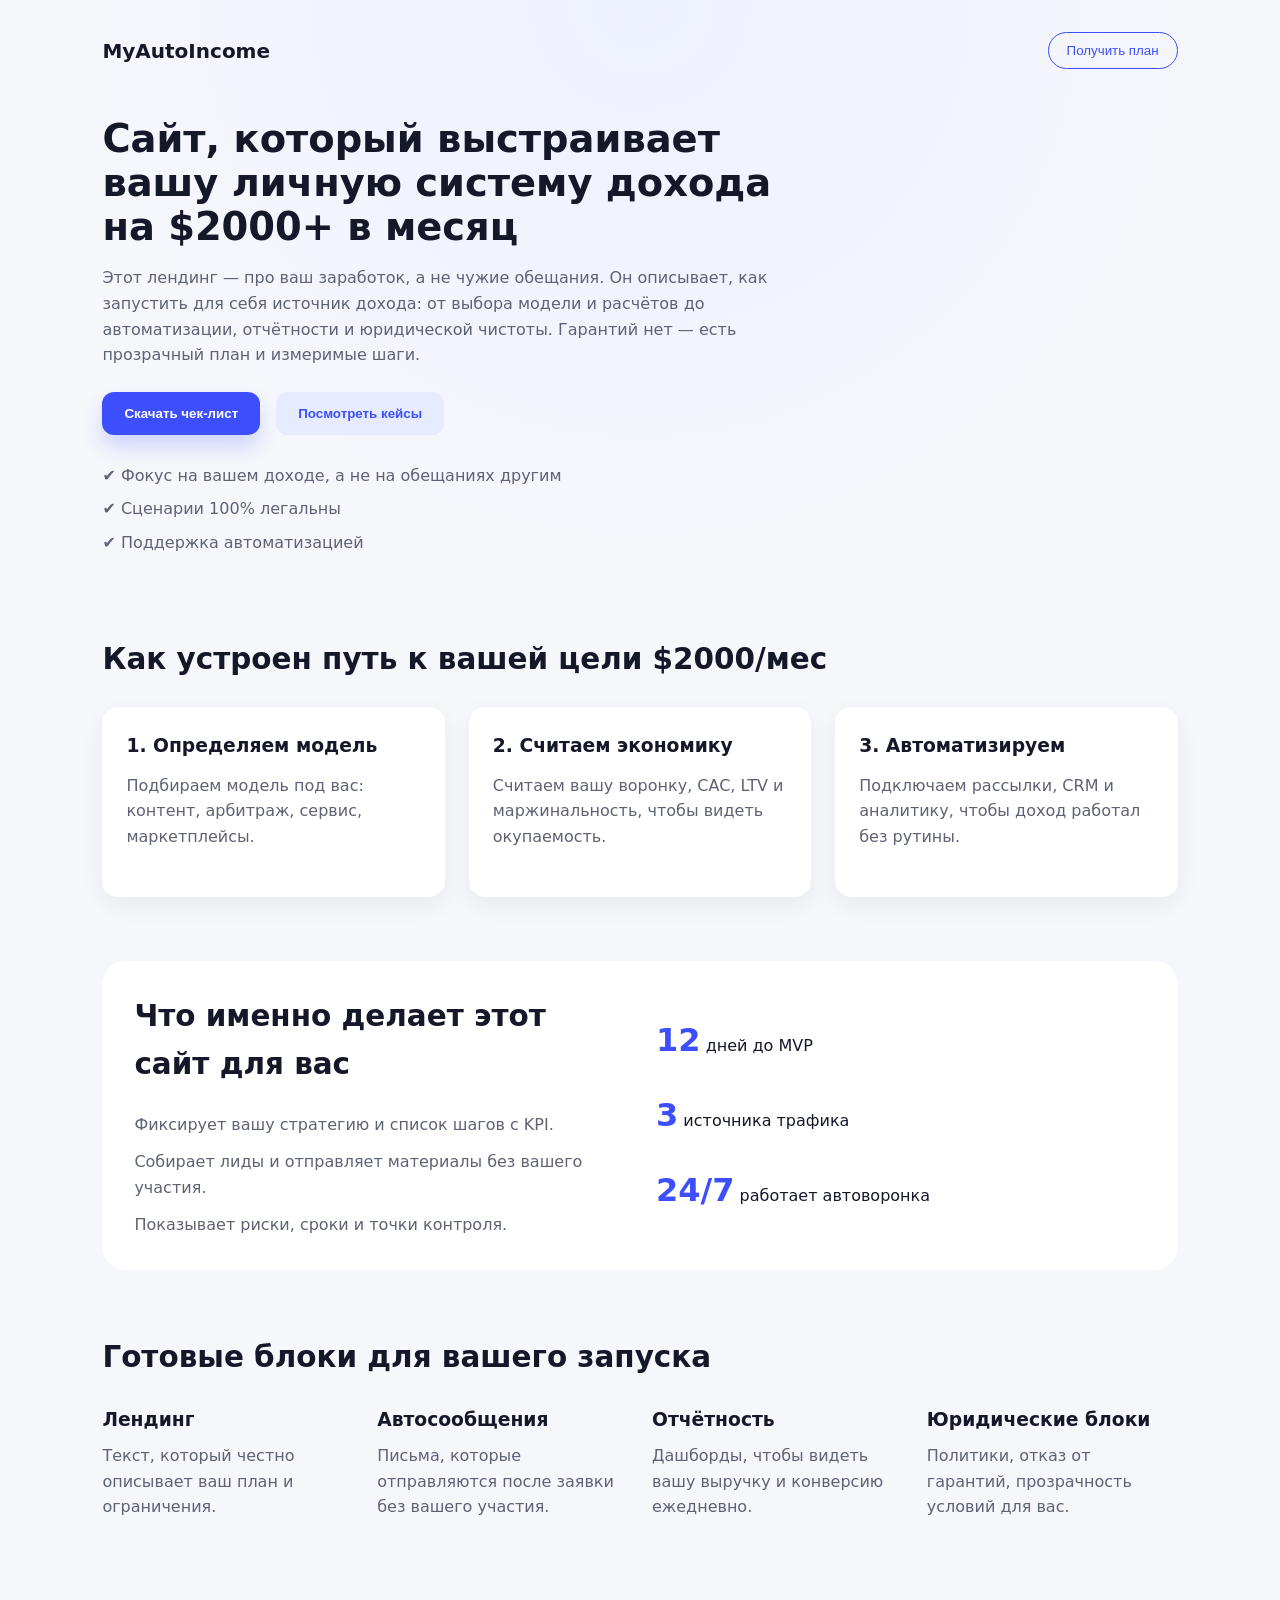
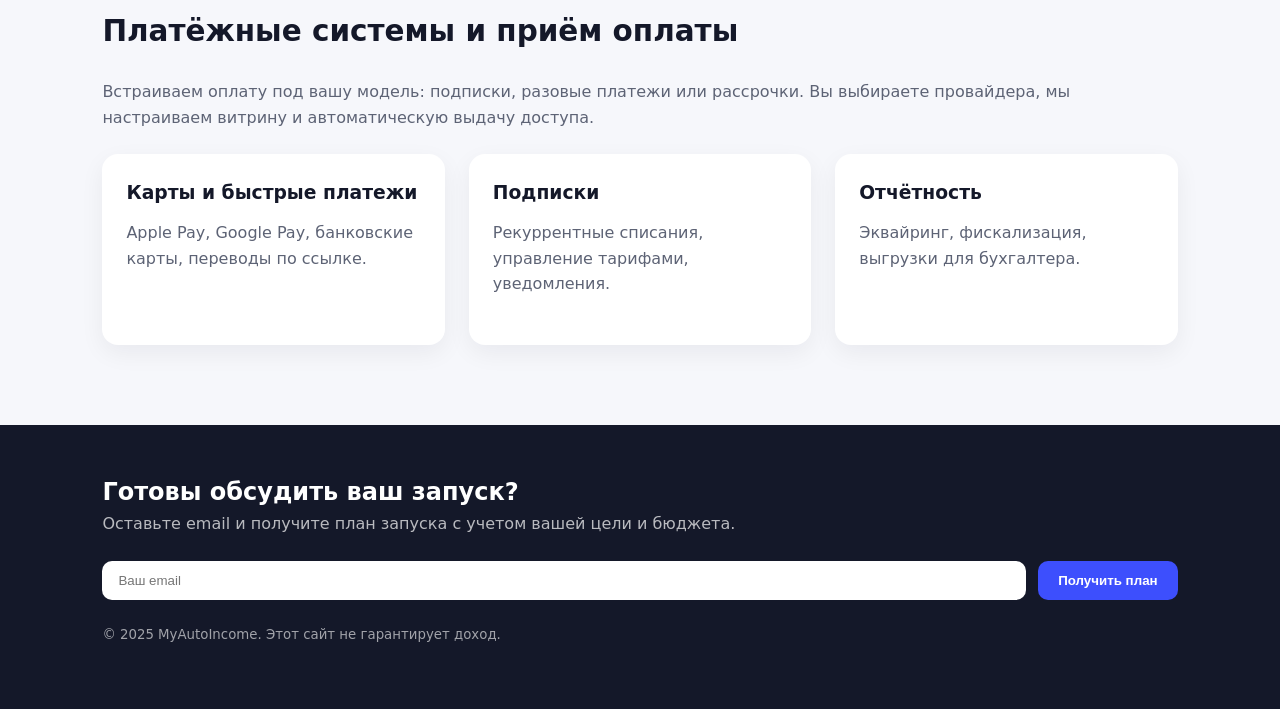
<file: index.html>
<!doctype html>
<html lang="ru">
  <head>
    <meta charset="UTF-8" />
    <meta name="viewport" content="width=device-width, initial-scale=1" />
    <title>Автодоход: план вместо обещаний</title>
    <link rel="stylesheet" href="styles.css" />
  </head>
  <body>
    <header class="hero">
      <nav class="nav">
        <span class="logo">MyAutoIncome</span>
        <button class="cta">Получить план</button>
      </nav>
      <div class="hero-content">
        <h1>Сайт, который выстраивает вашу личную систему дохода на $2000+ в месяц</h1>
        <p>
          Этот лендинг — про ваш заработок, а не чужие обещания. Он описывает, как
          запустить для себя источник дохода: от выбора модели и расчётов до
          автоматизации, отчётности и юридической чистоты. Гарантий нет — есть
          прозрачный план и измеримые шаги.
        </p>
        <div class="hero-actions">
          <button class="primary">Скачать чек-лист</button>
          <button class="secondary">Посмотреть кейсы</button>
        </div>
        <div class="trust">
          <span>✔ Фокус на вашем доходе, а не на обещаниях другим</span>
          <span>✔ Сценарии 100% легальны</span>
          <span>✔ Поддержка автоматизацией</span>
        </div>
      </div>
    </header>

    <main>
      <section class="section">
        <h2>Как устроен путь к вашей цели $2000/мес</h2>
        <div class="cards">
          <article class="card">
            <h3>1. Определяем модель</h3>
            <p>Подбираем модель под вас: контент, арбитраж, сервис, маркетплейсы.</p>
          </article>
          <article class="card">
            <h3>2. Считаем экономику</h3>
            <p>Считаем вашу воронку, CAC, LTV и маржинальность, чтобы видеть окупаемость.</p>
          </article>
          <article class="card">
            <h3>3. Автоматизируем</h3>
            <p>Подключаем рассылки, CRM и аналитику, чтобы доход работал без рутины.</p>
          </article>
        </div>
      </section>

      <section class="section highlight">
        <div>
          <h2>Что именно делает этот сайт для вас</h2>
          <ul>
            <li>Фиксирует вашу стратегию и список шагов с KPI.</li>
            <li>Собирает лиды и отправляет материалы без вашего участия.</li>
            <li>Показывает риски, сроки и точки контроля.</li>
          </ul>
        </div>
        <div class="metrics">
          <div>
            <span class="metric">12</span>
            <span>дней до MVP</span>
          </div>
          <div>
            <span class="metric">3</span>
            <span>источника трафика</span>
          </div>
          <div>
            <span class="metric">24/7</span>
            <span>работает автоворонка</span>
          </div>
        </div>
      </section>

      <section class="section">
        <h2>Готовые блоки для вашего запуска</h2>
        <div class="grid">
          <div>
            <h3>Лендинг</h3>
            <p>Текст, который честно описывает ваш план и ограничения.</p>
          </div>
          <div>
            <h3>Автосообщения</h3>
            <p>Письма, которые отправляются после заявки без вашего участия.</p>
          </div>
          <div>
            <h3>Отчётность</h3>
            <p>Дашборды, чтобы видеть вашу выручку и конверсию ежедневно.</p>
          </div>
          <div>
            <h3>Юридические блоки</h3>
            <p>Политики, отказ от гарантий, прозрачность условий для вас.</p>
          </div>
        </div>
      </section>

      <section class="section payments">
        <div>
          <h2>Платёжные системы и приём оплаты</h2>
          <p>
            Встраиваем оплату под вашу модель: подписки, разовые платежи или
            рассрочки. Вы выбираете провайдера, мы настраиваем витрину и
            автоматическую выдачу доступа.
          </p>
        </div>
        <div class="cards">
          <article class="card">
            <h3>Карты и быстрые платежи</h3>
            <p>Apple Pay, Google Pay, банковские карты, переводы по ссылке.</p>
          </article>
          <article class="card">
            <h3>Подписки</h3>
            <p>Рекуррентные списания, управление тарифами, уведомления.</p>
          </article>
          <article class="card">
            <h3>Отчётность</h3>
            <p>Эквайринг, фискализация, выгрузки для бухгалтера.</p>
          </article>
        </div>
      </section>
    </main>

    <footer class="footer">
      <div>
        <h2>Готовы обсудить ваш запуск?</h2>
        <p>Оставьте email и получите план запуска с учетом вашей цели и бюджета.</p>
      </div>
      <form class="form">
        <input type="email" placeholder="Ваш email" />
        <button type="submit">Получить план</button>
      </form>
      <small>© 2025 MyAutoIncome. Этот сайт не гарантирует доход.</small>
    </footer>
  </body>
</html>
</file>
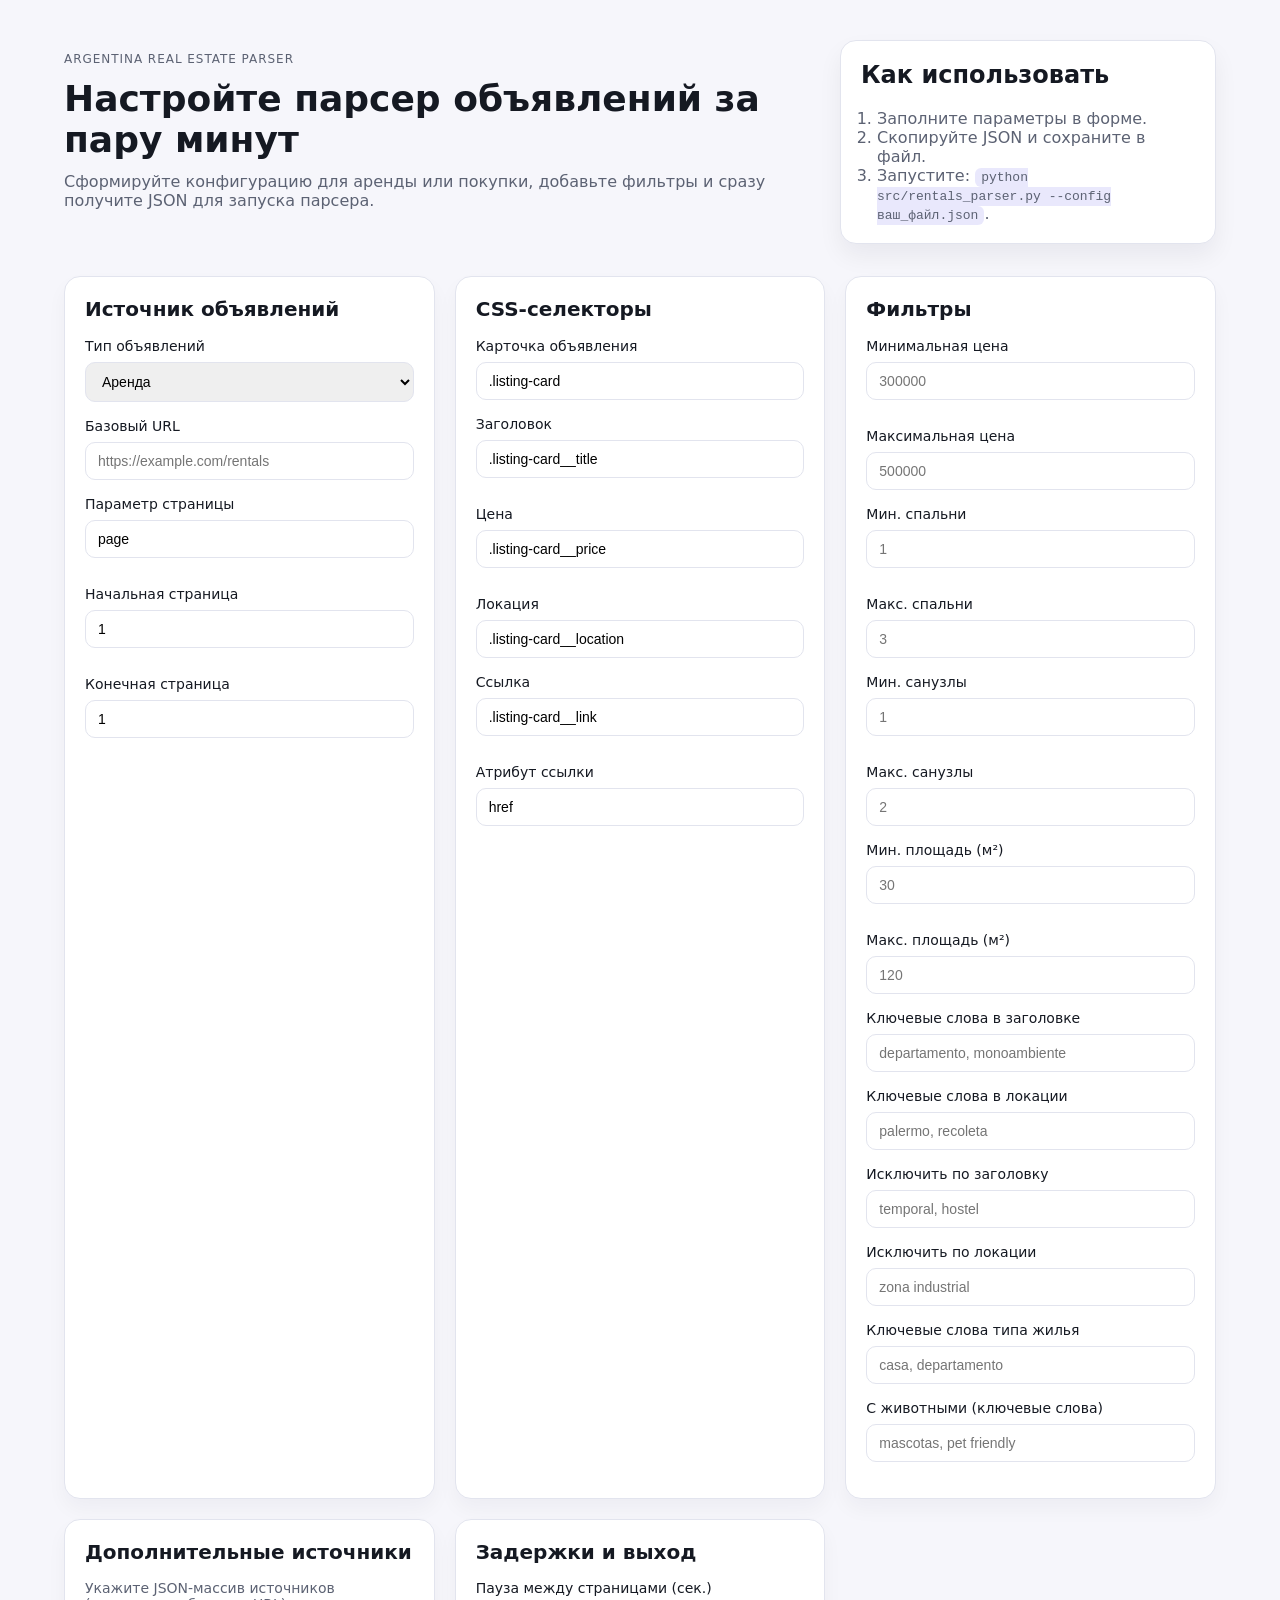
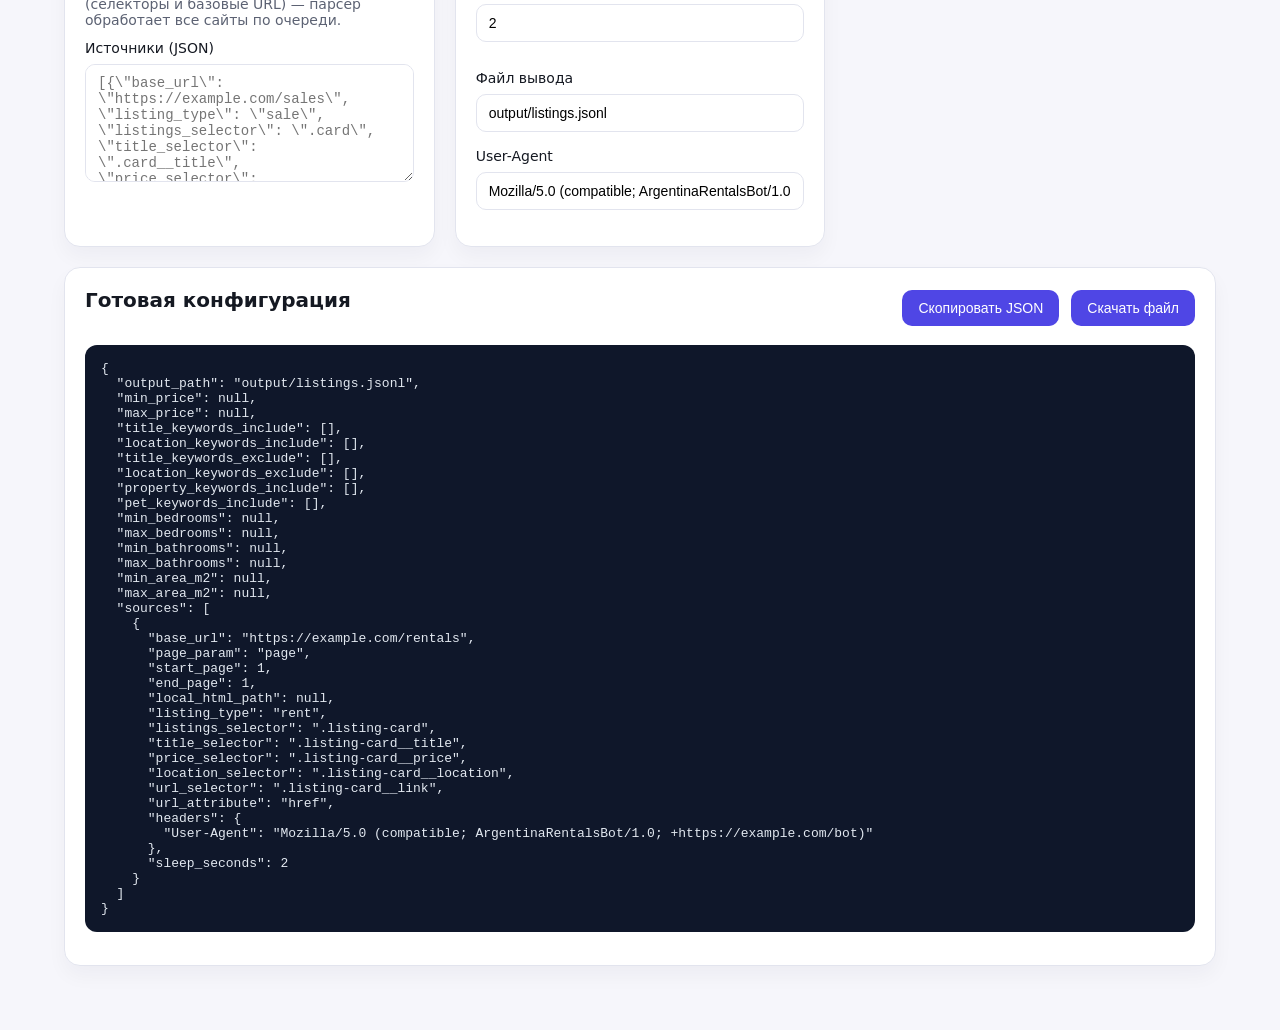
<file: web/index.html>
<!doctype html>
<html lang="ru">
  <head>
    <meta charset="utf-8" />
    <meta name="viewport" content="width=device-width, initial-scale=1" />
    <title>Argentina Real Estate Parser</title>
    <link rel="stylesheet" href="styles.css" />
  </head>
  <body>
    <div class="page">
      <header class="header">
        <div>
          <p class="eyebrow">Argentina Real Estate Parser</p>
          <h1>Настройте парсер объявлений за пару минут</h1>
          <p class="subtitle">
            Сформируйте конфигурацию для аренды или покупки, добавьте фильтры и
            сразу получите JSON для запуска парсера.
          </p>
        </div>
        <div class="header-card">
          <h2>Как использовать</h2>
          <ol>
            <li>Заполните параметры в форме.</li>
            <li>Скопируйте JSON и сохраните в файл.</li>
            <li>Запустите: <code>python src/rentals_parser.py --config ваш_файл.json</code>.</li>
          </ol>
        </div>
      </header>

      <main class="grid">
        <section class="card">
          <h2>Источник объявлений</h2>
          <label class="field">
            <span>Тип объявлений</span>
            <select id="listingType">
              <option value="rent">Аренда</option>
              <option value="sale">Покупка</option>
            </select>
          </label>
          <label class="field">
            <span>Базовый URL</span>
            <input id="baseUrl" type="url" placeholder="https://example.com/rentals" />
          </label>
          <div class="columns">
            <label class="field">
              <span>Параметр страницы</span>
              <input id="pageParam" type="text" value="page" />
            </label>
            <label class="field">
              <span>Начальная страница</span>
              <input id="startPage" type="number" min="1" value="1" />
            </label>
            <label class="field">
              <span>Конечная страница</span>
              <input id="endPage" type="number" min="1" value="1" />
            </label>
          </div>
        </section>

        <section class="card">
          <h2>CSS-селекторы</h2>
          <label class="field">
            <span>Карточка объявления</span>
            <input id="listingsSelector" type="text" value=".listing-card" />
          </label>
          <div class="columns">
            <label class="field">
              <span>Заголовок</span>
              <input id="titleSelector" type="text" value=".listing-card__title" />
            </label>
            <label class="field">
              <span>Цена</span>
              <input id="priceSelector" type="text" value=".listing-card__price" />
            </label>
            <label class="field">
              <span>Локация</span>
              <input id="locationSelector" type="text" value=".listing-card__location" />
            </label>
          </div>
          <div class="columns">
            <label class="field">
              <span>Ссылка</span>
              <input id="urlSelector" type="text" value=".listing-card__link" />
            </label>
            <label class="field">
              <span>Атрибут ссылки</span>
              <input id="urlAttribute" type="text" value="href" />
            </label>
          </div>
        </section>

        <section class="card">
          <h2>Фильтры</h2>
          <div class="columns">
            <label class="field">
              <span>Минимальная цена</span>
              <input id="minPrice" type="number" min="0" placeholder="300000" />
            </label>
            <label class="field">
              <span>Максимальная цена</span>
              <input id="maxPrice" type="number" min="0" placeholder="500000" />
            </label>
          </div>
          <div class="columns">
            <label class="field">
              <span>Мин. спальни</span>
              <input id="minBedrooms" type="number" min="0" placeholder="1" />
            </label>
            <label class="field">
              <span>Макс. спальни</span>
              <input id="maxBedrooms" type="number" min="0" placeholder="3" />
            </label>
          </div>
          <div class="columns">
            <label class="field">
              <span>Мин. санузлы</span>
              <input id="minBathrooms" type="number" min="0" placeholder="1" />
            </label>
            <label class="field">
              <span>Макс. санузлы</span>
              <input id="maxBathrooms" type="number" min="0" placeholder="2" />
            </label>
          </div>
          <div class="columns">
            <label class="field">
              <span>Мин. площадь (м²)</span>
              <input id="minArea" type="number" min="0" placeholder="30" />
            </label>
            <label class="field">
              <span>Макс. площадь (м²)</span>
              <input id="maxArea" type="number" min="0" placeholder="120" />
            </label>
          </div>
          <label class="field">
            <span>Ключевые слова в заголовке</span>
            <input id="titleKeywords" type="text" placeholder="departamento, monoambiente" />
          </label>
          <label class="field">
            <span>Ключевые слова в локации</span>
            <input id="locationKeywords" type="text" placeholder="palermo, recoleta" />
          </label>
          <label class="field">
            <span>Исключить по заголовку</span>
            <input id="titleExclude" type="text" placeholder="temporal, hostel" />
          </label>
          <label class="field">
            <span>Исключить по локации</span>
            <input id="locationExclude" type="text" placeholder="zona industrial" />
          </label>
          <label class="field">
            <span>Ключевые слова типа жилья</span>
            <input id="propertyKeywords" type="text" placeholder="casa, departamento" />
          </label>
          <label class="field">
            <span>С животными (ключевые слова)</span>
            <input id="petKeywords" type="text" placeholder="mascotas, pet friendly" />
          </label>
        </section>

        <section class="card">
          <h2>Дополнительные источники</h2>
          <p class="helper">
            Укажите JSON-массив источников (селекторы и базовые URL) — парсер обработает
            все сайты по очереди.
          </p>
          <label class="field">
            <span>Источники (JSON)</span>
            <textarea
              id="additionalSources"
              rows="6"
              placeholder='[{\"base_url\": \"https://example.com/sales\", \"listing_type\": \"sale\", \"listings_selector\": \".card\", \"title_selector\": \".card__title\", \"price_selector\": \".card__price\", \"location_selector\": \".card__location\", \"url_selector\": \"a.card__link\"}]'
            ></textarea>
          </label>
        </section>

        <section class="card">
          <h2>Задержки и выход</h2>
          <div class="columns">
            <label class="field">
              <span>Пауза между страницами (сек.)</span>
              <input id="sleepSeconds" type="number" min="0" value="2" />
            </label>
            <label class="field">
              <span>Файл вывода</span>
              <input id="outputPath" type="text" value="output/listings.jsonl" />
            </label>
          </div>
          <label class="field">
            <span>User-Agent</span>
            <input
              id="userAgent"
              type="text"
              value="Mozilla/5.0 (compatible; ArgentinaRentalsBot/1.0; +https://example.com/bot)"
            />
          </label>
        </section>

        <section class="card output">
          <div class="output-header">
            <h2>Готовая конфигурация</h2>
            <div class="actions">
              <button id="copyButton" type="button">Скопировать JSON</button>
              <button id="downloadButton" type="button">Скачать файл</button>
            </div>
          </div>
          <pre id="configOutput" aria-live="polite"></pre>
        </section>
      </main>
    </div>

    <script src="app.js"></script>
  </body>
</html>
</file>
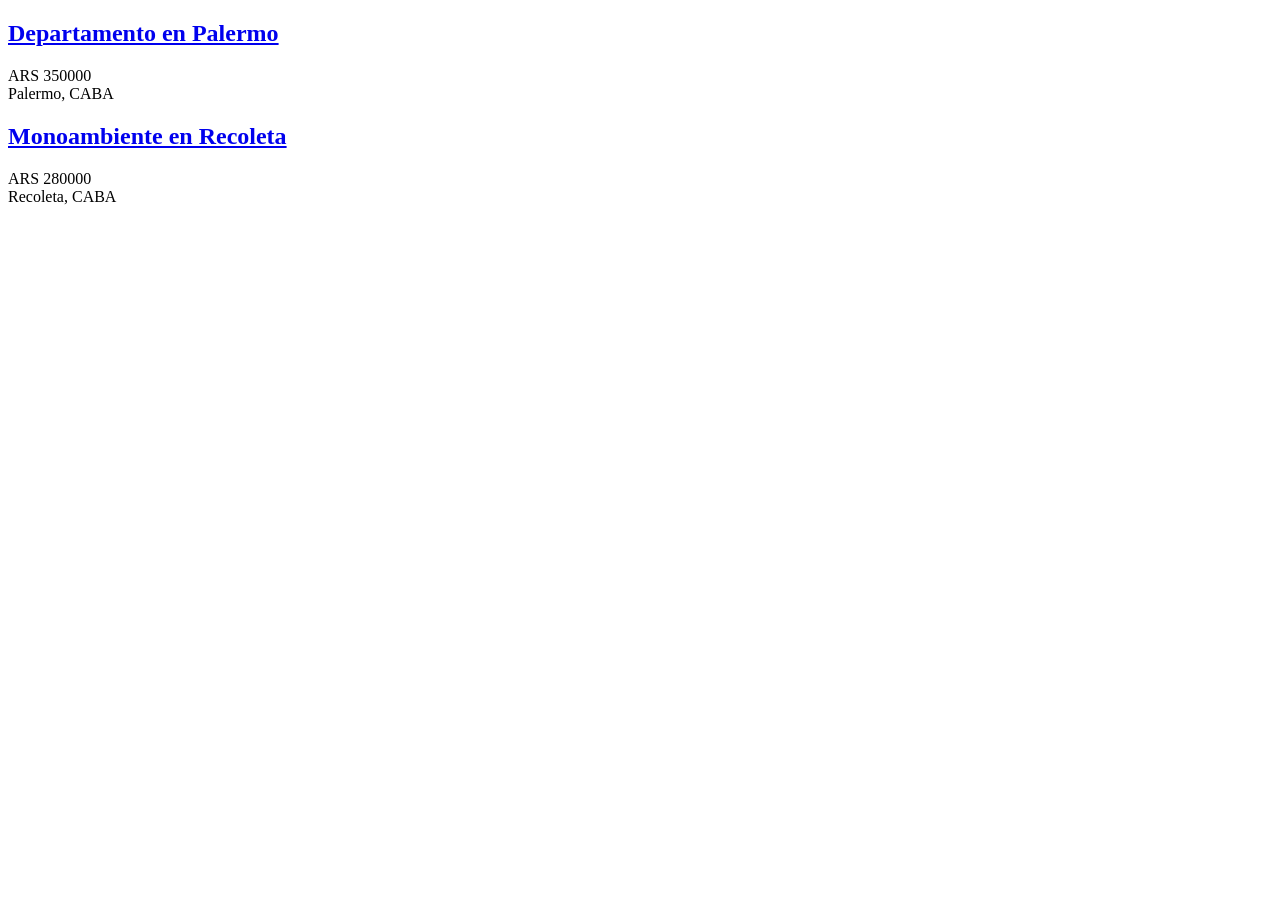
<file: config/local_example.html>
<!doctype html>
<html lang="es">
  <head>
    <meta charset="utf-8" />
    <title>Listado de alquileres</title>
  </head>
  <body>
    <section class="listing-card">
      <a class="listing-card__link" href="/rentals/1">
        <h2 class="listing-card__title">Departamento en Palermo</h2>
      </a>
      <div class="listing-card__price">ARS 350000</div>
      <div class="listing-card__location">Palermo, CABA</div>
    </section>
    <section class="listing-card">
      <a class="listing-card__link" href="/rentals/2">
        <h2 class="listing-card__title">Monoambiente en Recoleta</h2>
      </a>
      <div class="listing-card__price">ARS 280000</div>
      <div class="listing-card__location">Recoleta, CABA</div>
    </section>
  </body>
</html>
</file>
<file: styles.css>
:root {
  color-scheme: light;
  font-family: "Inter", "Segoe UI", system-ui, sans-serif;
  --bg: #f6f7fb;
  --primary: #3d4ffd;
  --dark: #141829;
  --muted: #5d6375;
  --card: #ffffff;
  --accent: #e6ebff;
}

* {
  box-sizing: border-box;
  margin: 0;
  padding: 0;
}

body {
  background: var(--bg);
  color: var(--dark);
  line-height: 1.6;
}

.hero {
  background: radial-gradient(circle at top, #eef1ff, #f6f7fb 65%);
  padding: 32px 8vw 80px;
}

.nav {
  display: flex;
  justify-content: space-between;
  align-items: center;
}

.logo {
  font-weight: 700;
  font-size: 1.25rem;
}

.cta {
  background: transparent;
  border: 1px solid var(--primary);
  color: var(--primary);
  padding: 10px 18px;
  border-radius: 999px;
  cursor: pointer;
}

.hero-content {
  margin-top: 48px;
  max-width: 720px;
}

.hero h1 {
  font-size: clamp(2rem, 3vw, 3rem);
  line-height: 1.15;
  margin-bottom: 16px;
}

.hero p {
  color: var(--muted);
  margin-bottom: 24px;
}

.hero-actions {
  display: flex;
  gap: 16px;
  flex-wrap: wrap;
}

.primary,
.secondary {
  border-radius: 12px;
  padding: 14px 22px;
  border: none;
  cursor: pointer;
  font-weight: 600;
}

.primary {
  background: var(--primary);
  color: #fff;
  box-shadow: 0 12px 20px rgba(61, 79, 253, 0.2);
}

.secondary {
  background: var(--accent);
  color: var(--primary);
}

.trust {
  margin-top: 28px;
  display: grid;
  gap: 8px;
  color: var(--muted);
}

main {
  padding: 0 8vw 80px;
  display: grid;
  gap: 64px;
}

.section h2 {
  font-size: clamp(1.6rem, 2.3vw, 2.2rem);
  margin-bottom: 24px;
}

.section p {
  color: var(--muted);
  margin-bottom: 24px;
}

.cards {
  display: grid;
  gap: 24px;
  grid-template-columns: repeat(auto-fit, minmax(220px, 1fr));
}

.card {
  background: var(--card);
  padding: 24px;
  border-radius: 16px;
  box-shadow: 0 8px 24px rgba(20, 24, 41, 0.06);
}

.card h3 {
  margin-bottom: 12px;
}

.highlight {
  background: var(--card);
  border-radius: 24px;
  padding: 32px;
  display: grid;
  gap: 32px;
  grid-template-columns: repeat(auto-fit, minmax(240px, 1fr));
  align-items: center;
}

.highlight ul {
  list-style: none;
  display: grid;
  gap: 12px;
  color: var(--muted);
}

.metrics {
  display: grid;
  gap: 24px;
}

.metric {
  font-size: 2rem;
  font-weight: 700;
  color: var(--primary);
}

.grid {
  display: grid;
  gap: 24px;
  grid-template-columns: repeat(auto-fit, minmax(220px, 1fr));
}

.grid h3 {
  margin-bottom: 8px;
}

.footer {
  padding: 48px 8vw 64px;
  background: var(--dark);
  color: #fff;
  display: grid;
  gap: 24px;
}

.footer p {
  color: rgba(255, 255, 255, 0.7);
}

.form {
  display: flex;
  flex-wrap: wrap;
  gap: 12px;
}

.form input {
  flex: 1 1 240px;
  padding: 12px 16px;
  border-radius: 10px;
  border: none;
}

.form button {
  background: var(--primary);
  color: #fff;
  border: none;
  padding: 12px 20px;
  border-radius: 10px;
  cursor: pointer;
  font-weight: 600;
}

footer small {
  color: rgba(255, 255, 255, 0.6);
}

@media (max-width: 720px) {
  .hero-actions {
    flex-direction: column;
    align-items: stretch;
  }

  .cta {
    display: none;
  }
}
</file>
<file: web/styles.css>
:root {
  color-scheme: light;
  font-family: "Inter", "Segoe UI", system-ui, sans-serif;
  --bg: #f6f6fb;
  --card: #ffffff;
  --text: #151922;
  --muted: #5c6273;
  --accent: #4f46e5;
  --accent-soft: rgba(79, 70, 229, 0.12);
  --border: #e2e4ee;
}

* {
  box-sizing: border-box;
}

body {
  margin: 0;
  background: var(--bg);
  color: var(--text);
}

.page {
  max-width: 1200px;
  margin: 0 auto;
  padding: 40px 24px 64px;
}

.header {
  display: grid;
  grid-template-columns: 2fr 1fr;
  gap: 24px;
  align-items: start;
  margin-bottom: 32px;
}

.eyebrow {
  text-transform: uppercase;
  letter-spacing: 0.08em;
  font-size: 12px;
  color: var(--muted);
  margin-bottom: 12px;
}

h1 {
  margin: 0 0 12px;
  font-size: 36px;
}

.subtitle {
  margin: 0;
  color: var(--muted);
  font-size: 16px;
}

.header-card {
  background: var(--card);
  border-radius: 16px;
  padding: 20px;
  border: 1px solid var(--border);
  box-shadow: 0 12px 24px rgba(16, 24, 40, 0.06);
}

.header-card h2 {
  margin-top: 0;
}

.header-card ol {
  padding-left: 16px;
  margin: 0;
  color: var(--muted);
}

.grid {
  display: grid;
  gap: 20px;
  grid-template-columns: repeat(auto-fit, minmax(300px, 1fr));
}

.card {
  background: var(--card);
  border-radius: 16px;
  border: 1px solid var(--border);
  padding: 20px;
  box-shadow: 0 10px 20px rgba(15, 23, 42, 0.04);
}

.card h2 {
  margin-top: 0;
  font-size: 20px;
}

.field {
  display: flex;
  flex-direction: column;
  gap: 8px;
  margin-bottom: 16px;
  font-size: 14px;
}

.field input,
.field select {
  padding: 10px 12px;
  border-radius: 10px;
  border: 1px solid var(--border);
  font-size: 14px;
}

.field textarea {
  padding: 10px 12px;
  border-radius: 10px;
  border: 1px solid var(--border);
  font-size: 14px;
  resize: vertical;
}

.helper {
  margin: 0 0 12px;
  color: var(--muted);
  font-size: 14px;
}

.columns {
  display: grid;
  gap: 12px;
  grid-template-columns: repeat(auto-fit, minmax(160px, 1fr));
}

.output {
  grid-column: 1 / -1;
}

.output-header {
  display: flex;
  align-items: center;
  justify-content: space-between;
  gap: 16px;
  flex-wrap: wrap;
}

.actions {
  display: flex;
  gap: 12px;
}

button {
  background: var(--accent);
  color: #fff;
  border: none;
  padding: 10px 16px;
  border-radius: 10px;
  cursor: pointer;
  font-size: 14px;
}

button:hover {
  background: #4338ca;
}

pre {
  background: #0f172a;
  color: #e2e8f0;
  padding: 16px;
  border-radius: 12px;
  overflow-x: auto;
  margin-top: 16px;
  font-size: 13px;
}

code {
  background: var(--accent-soft);
  padding: 2px 6px;
  border-radius: 6px;
}

@media (max-width: 900px) {
  .header {
    grid-template-columns: 1fr;
  }
}
</file>
